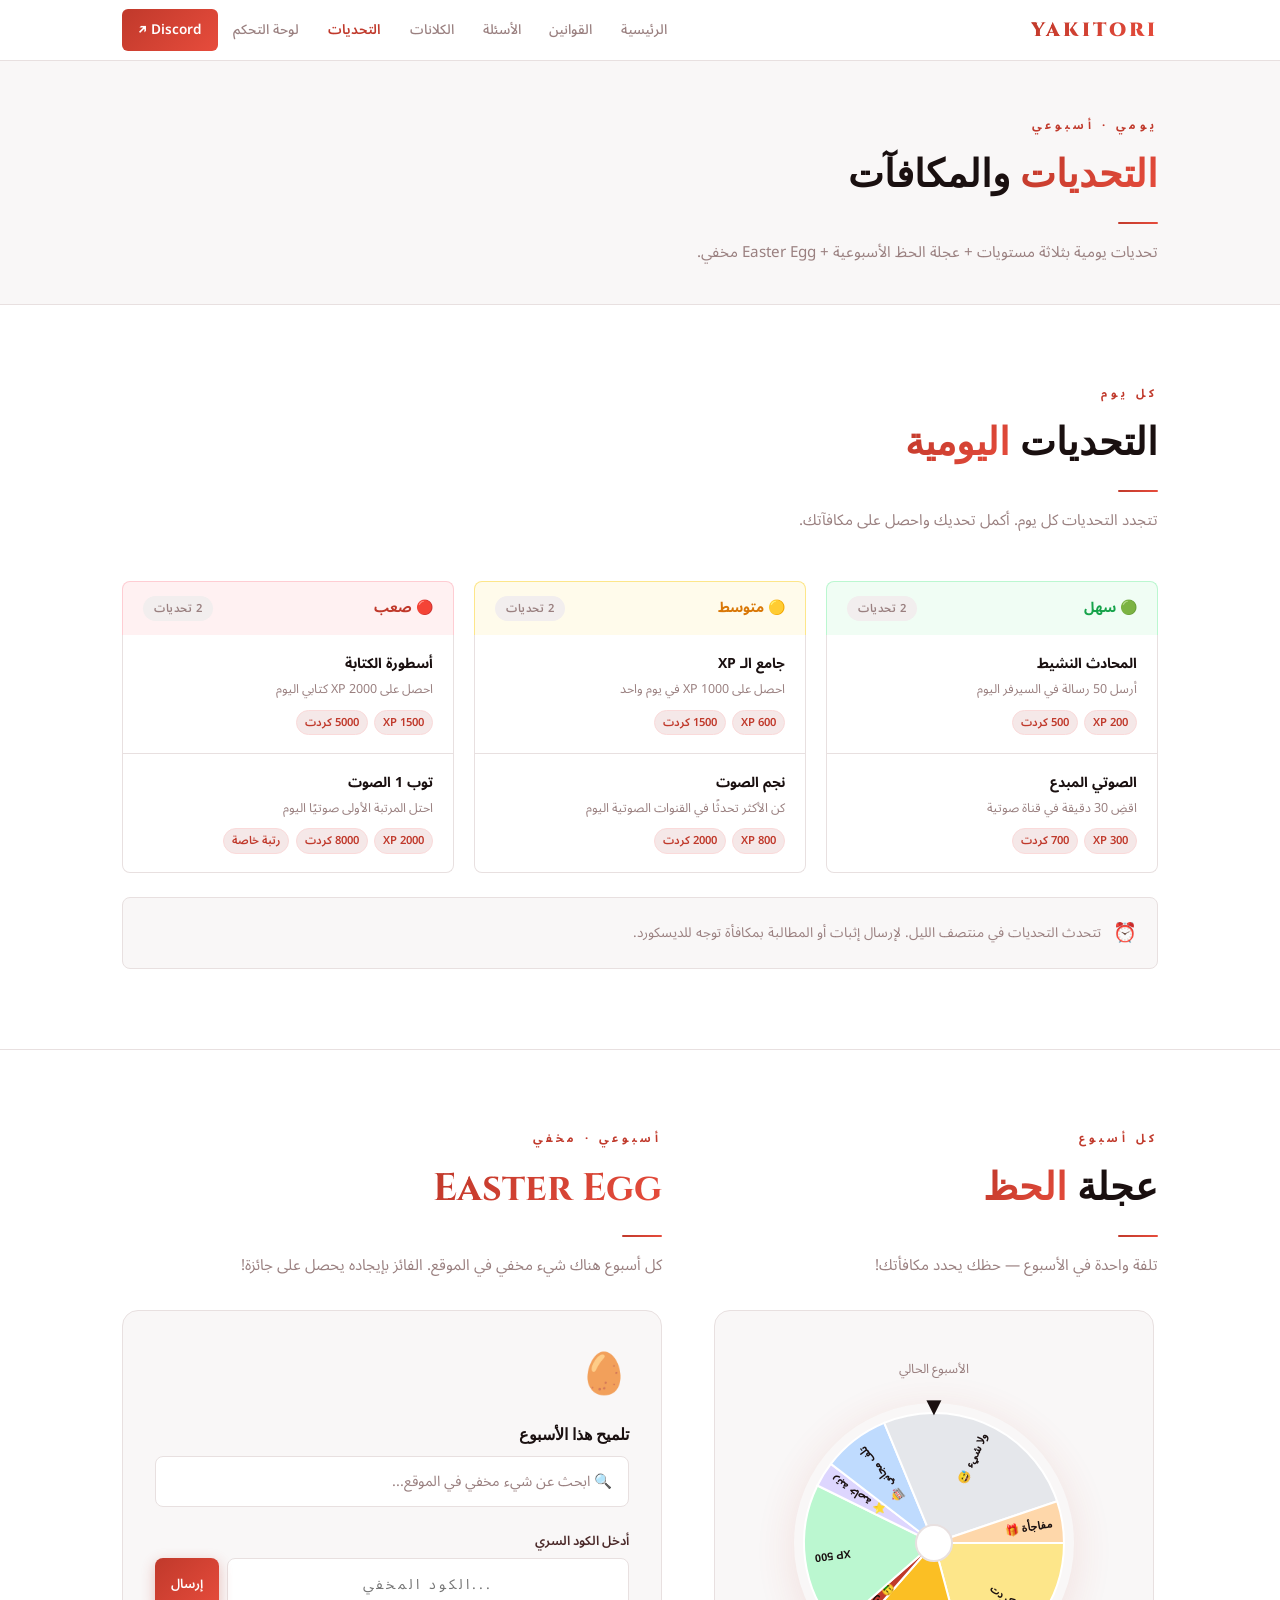
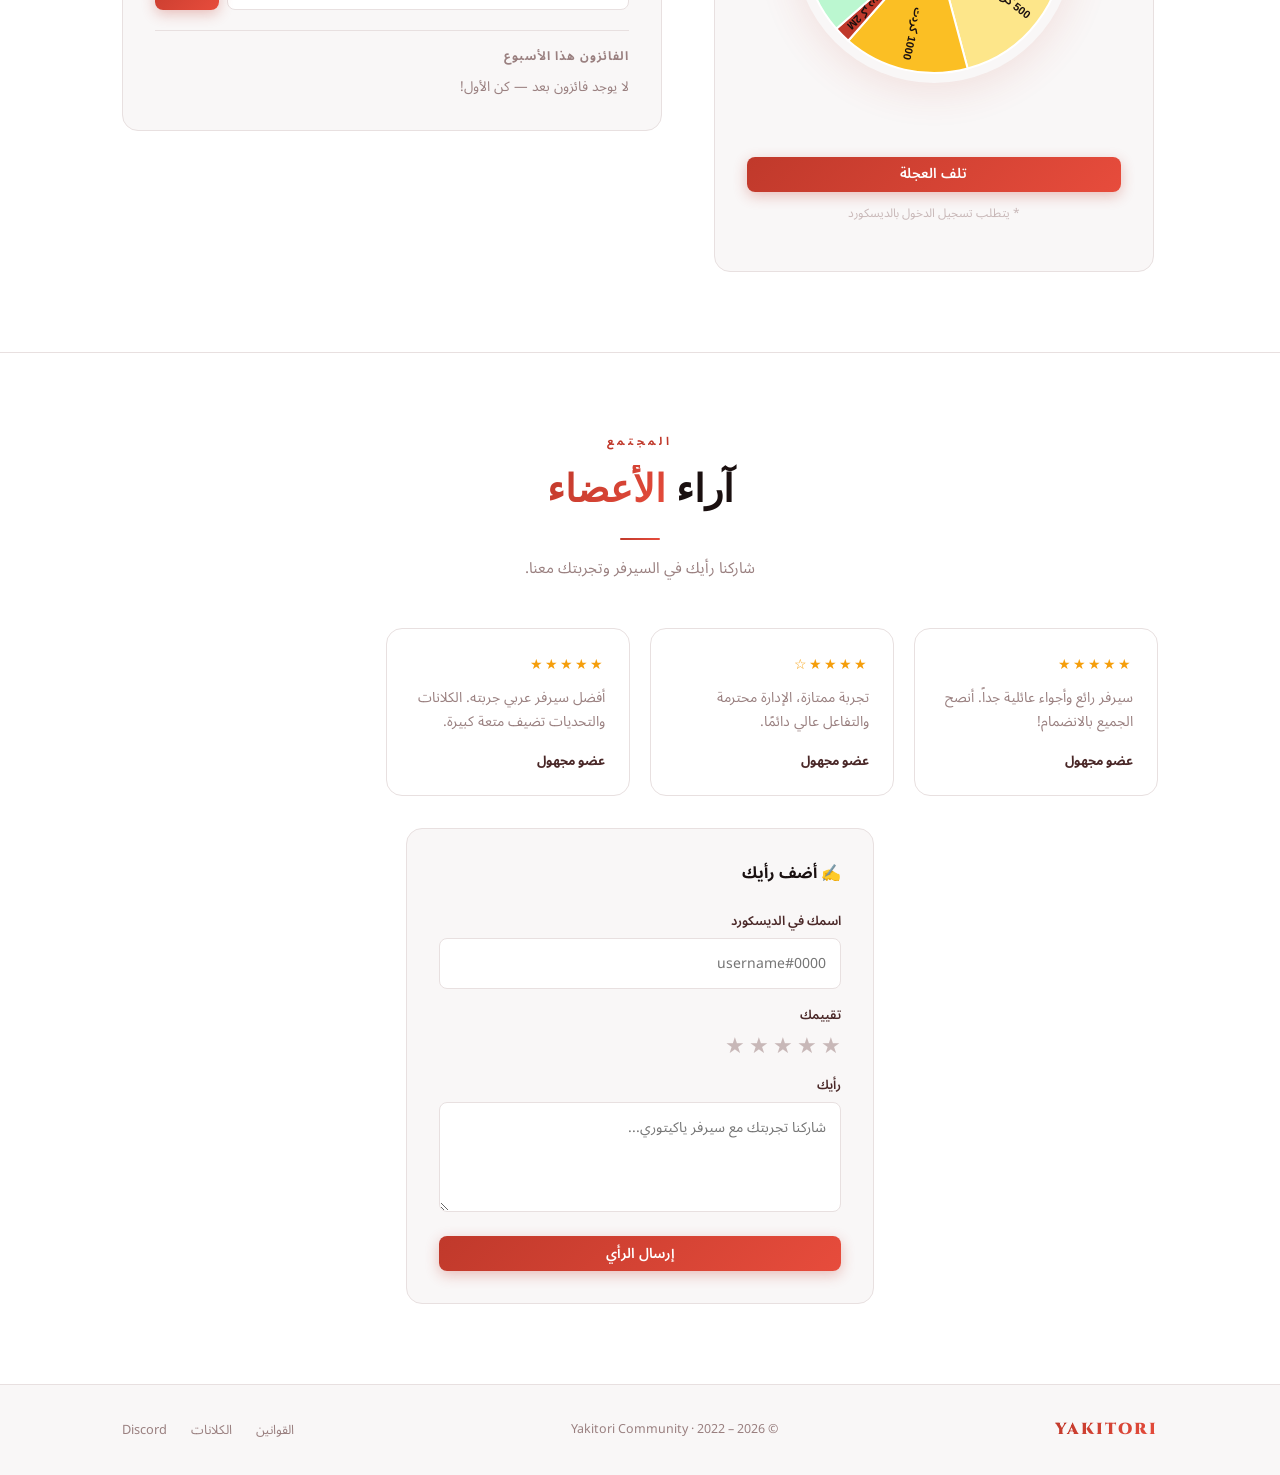
<file: challenges.html>
<!DOCTYPE html>
<html lang="ar" dir="rtl">
<head>
<meta charset="UTF-8">
<meta name="viewport" content="width=device-width,initial-scale=1">
<title>Yakitori — التحديات</title>
<link rel="stylesheet" href="styles.css">
</head>
<body>

<nav>
  <div class="nav-inner">
    <a href="index.html" class="nav-logo">YAKITORI</a>
    <ul class="nav-links">
      <li><a href="index.html">الرئيسية</a></li>
      <li><a href="index.html#rules">القوانين</a></li>
      <li><a href="index.html#faq">الأسئلة</a></li>
      <li><a href="clans.html">الكلانات</a></li>
      <li><a href="challenges.html" class="active">التحديات</a></li>
      <li><a href="dashboard.html">لوحة التحكم</a></li>
      <li><a href="#" class="nav-discord">Discord ↗</a></li>
    </ul>
    <button class="nav-menu-btn" onclick="toggleMobileNav()">☰</button>
  </div>
  <div class="nav-mobile" id="mobileNav">
    <a href="index.html">الرئيسية</a>
    <a href="clans.html">الكلانات</a>
    <a href="challenges.html" class="active">التحديات</a>
    <a href="dashboard.html">لوحة التحكم</a>
    <a href="#">Discord ↗</a>
  </div>
</nav>

<div style="padding:3.5rem 0 2.5rem;border-bottom:1px solid var(--border);background:var(--off)">
  <div class="page">
    <div class="sec-label">يومي · أسبوعي</div>
    <h1 class="sec-title"><span class="grad">التحديات</span> والمكافآت</h1>
    <div class="divider"></div>
    <p class="sec-sub">تحديات يومية بثلاثة مستويات + عجلة الحظ الأسبوعية + Easter Egg مخفي.</p>
  </div>
</div>

<!-- DAILY CHALLENGES -->
<section class="section">
  <div class="page">
    <div class="sec-header">
      <div class="sec-label">كل يوم</div>
      <h2 class="sec-title">التحديات <span class="grad">اليومية</span></h2>
      <div class="divider"></div>
      <p class="sec-sub">تتجدد التحديات كل يوم. أكمل تحديك واحصل على مكافآتك.</p>
    </div>

    <div id="challengesGrid" class="challenges-grid">
      <!-- Rendered by JS -->
    </div>

    <div style="margin-top:1.5rem;padding:1.25rem;background:var(--off);border:1px solid var(--border);border-radius:var(--radius);font-size:.85rem;color:var(--muted);display:flex;align-items:center;gap:.75rem">
      <span style="font-size:1.2rem">⏰</span>
      <span>تتحدث التحديات في منتصف الليل. لإرسال إثبات أو المطالبة بمكافأة توجه للديسكورد.</span>
    </div>
  </div>
</section>

<hr class="sep" style="margin:0">

<!-- SPIN WHEEL + EASTER EGG side by side -->
<section class="section">
  <div class="page">
    <div style="display:grid;grid-template-columns:1fr 1fr;gap:3rem;align-items:start">

      <!-- WHEEL -->
      <div>
        <div class="sec-label">كل أسبوع</div>
        <h2 class="sec-title" style="margin-bottom:.5rem">عجلة <span class="grad">الحظ</span></h2>
        <div class="divider"></div>
        <p class="sec-sub" style="margin-bottom:2rem">تلفة واحدة في الأسبوع — حظك يحدد مكافأتك!</p>

        <div class="wheel-wrap">
          <p style="font-size:.8rem;color:var(--muted);margin-bottom:.5rem">الأسبوع الحالي</p>
          <div class="wheel-canvas-wrap">
            <div class="wheel-needle">▼</div>
            <canvas id="wheelCanvas" width="280" height="280"></canvas>
          </div>
          <div class="wheel-result" id="wheelResult"></div>
          <div class="wheel-next" id="wheelNext"></div>
          <button class="btn btn-primary" style="margin-top:1.25rem;width:100%;justify-content:center" onclick="spinWheel()" id="spinBtn">
            تلف العجلة
          </button>
          <p style="font-size:.75rem;color:var(--muted2);margin-top:.75rem">* يتطلب تسجيل الدخول بالديسكورد</p>
        </div>
      </div>

      <!-- EASTER EGG -->
      <div>
        <div class="sec-label">أسبوعي · مخفي</div>
        <h2 class="sec-title" style="margin-bottom:.5rem"><span class="grad">Easter Egg</span></h2>
        <div class="divider"></div>
        <p class="sec-sub" style="margin-bottom:2rem">كل أسبوع هناك شيء مخفي في الموقع. الفائز بإيجاده يحصل على جائزة!</p>

        <div style="background:var(--off);border:1px solid var(--border);border-radius:var(--radius-lg);padding:2rem">
          <div style="font-size:2.5rem;margin-bottom:1rem">🥚</div>
          <h3 style="font-family:'Cinzel',serif;font-size:1rem;font-weight:700;margin-bottom:.5rem">تلميح هذا الأسبوع</h3>
          <div id="eggHint" style="font-size:.9rem;color:var(--muted);line-height:1.75;margin-bottom:1.5rem;padding:.75rem 1rem;background:white;border:1px solid var(--border);border-radius:var(--radius)">
            🔍 ابحث عن شيء مخفي في الموقع...
          </div>

          <div style="margin-bottom:1.25rem">
            <label style="display:block;font-size:.8rem;font-weight:600;color:var(--text2);margin-bottom:.4rem">أدخل الكود السري</label>
            <div style="display:flex;gap:.5rem">
              <input type="text" id="eggInput" placeholder="الكود المخفي..." style="flex:1;padding:.65rem .9rem;border:1px solid var(--border);border-radius:var(--radius);font-family:inherit;font-size:.875rem;outline:none;transition:border-color .2s;direction:ltr;text-align:center;letter-spacing:3px" onfocus="this.style.borderColor='var(--red)'" onblur="this.style.borderColor='var(--border)'">
              <button class="btn btn-primary btn-sm" onclick="submitEgg()">إرسال</button>
            </div>
          </div>

          <div style="border-top:1px solid var(--border);padding-top:1rem">
            <div style="font-size:.75rem;font-weight:700;letter-spacing:1px;text-transform:uppercase;color:var(--muted);margin-bottom:.6rem">الفائزون هذا الأسبوع</div>
            <div id="eggWinners" style="font-size:.85rem;color:var(--muted)">لا يوجد فائزون بعد — كن الأول!</div>
          </div>
        </div>
      </div>
    </div>
  </div>
</section>

<hr class="sep" style="margin:0">

<!-- REVIEWS -->
<section class="section" id="reviews">
  <div class="page">
    <div class="sec-header center">
      <div class="sec-label">المجتمع</div>
      <h2 class="sec-title">آراء <span class="grad">الأعضاء</span></h2>
      <div class="divider center"></div>
      <p class="sec-sub">شاركنا رأيك في السيرفر وتجربتك معنا.</p>
    </div>

    <div class="reviews-grid" id="reviewsGrid">
      <!-- loaded from Supabase -->
    </div>

    <!-- Add Review Form -->
    <div style="display:flex;justify-content:center;margin-top:1rem">
      <div class="review-form">
        <h3>✍️ أضف رأيك</h3>
        <div class="form-group">
          <label>اسمك في الديسكورد</label>
          <input type="text" id="reviewName" placeholder="username#0000" style="width:100%;padding:.65rem .9rem;border:1px solid var(--border);border-radius:var(--radius);font-family:inherit;font-size:.875rem;outline:none;transition:border-color .2s;direction:rtl" onfocus="this.style.borderColor='var(--red)'" onblur="this.style.borderColor='var(--border)'">
        </div>
        <div class="form-group">
          <label>تقييمك</label>
          <div class="stars-input" id="starsInput">
            <button class="star-btn" onclick="setRating(1)">★</button>
            <button class="star-btn" onclick="setRating(2)">★</button>
            <button class="star-btn" onclick="setRating(3)">★</button>
            <button class="star-btn" onclick="setRating(4)">★</button>
            <button class="star-btn" onclick="setRating(5)">★</button>
          </div>
        </div>
        <div class="form-group">
          <label>رأيك</label>
          <textarea id="reviewText" rows="3" placeholder="شاركنا تجربتك مع سيرفر ياكيتوري..."></textarea>
        </div>
        <button class="btn btn-primary" style="width:100%;justify-content:center" onclick="submitReview()">إرسال الرأي</button>
      </div>
    </div>
  </div>
</section>

<footer>
  <div class="footer-inner">
    <div class="footer-logo">YAKITORI</div>
    <div class="footer-copy">© Yakitori Community · 2022 – 2026</div>
    <div class="footer-links">
      <a href="index.html#rules">القوانين</a>
      <a href="clans.html">الكلانات</a>
      <a href="#">Discord</a>
    </div>
  </div>
</footer>

<div class="toast" id="toast"></div>

<script>
// ─── SUPABASE CONFIG (replace with your keys) ───
const SUPABASE_URL = 'https://YOUR_PROJECT.supabase.co';
const SUPABASE_KEY = 'YOUR_ANON_KEY';

function toggleMobileNav(){
  document.getElementById('mobileNav').classList.toggle('open');
}
function showToast(msg,ok=true){
  const t=document.getElementById('toast');
  t.textContent=msg;
  t.style.background=ok?'var(--text)':'var(--red)';
  t.classList.add('show');
  setTimeout(()=>t.classList.remove('show'),3000);
}

// ─── CHALLENGES ───
const CHALLENGES = {
  easy: [
    {title:'المحادث النشيط', desc:'أرسل 50 رسالة في السيرفر اليوم', rewards:['200 XP','500 كردت']},
    {title:'الصوتي المبدع', desc:'اقضِ 30 دقيقة في قناة صوتية', rewards:['300 XP','700 كردت']},
  ],
  medium: [
    {title:'جامع الـ XP', desc:'احصل على 1000 XP في يوم واحد', rewards:['600 XP','1500 كردت']},
    {title:'نجم الصوت', desc:'كن الأكثر تحدثًا في القنوات الصوتية اليوم', rewards:['800 XP','2000 كردت']},
  ],
  hard: [
    {title:'أسطورة الكتابة', desc:'احصل على 2000 XP كتابي اليوم', rewards:['1500 XP','5000 كردت']},
    {title:'توب 1 الصوت', desc:'احتل المرتبة الأولى صوتيًا اليوم', rewards:['2000 XP','8000 كردت','رتبة خاصة']},
  ]
};

function renderChallenges(){
  const grid = document.getElementById('challengesGrid');
  const levels = [
    {key:'easy', label:'سهل', cls:'easy', icon:'🟢'},
    {key:'medium', label:'متوسط', cls:'medium', icon:'🟡'},
    {key:'hard', label:'صعب', cls:'hard', icon:'🔴'},
  ];
  grid.innerHTML = levels.map(lv => `
    <div>
      <div class="challenge-col-header ${lv.cls}">
        <span class="col-label ${lv.cls}">${lv.icon} ${lv.label}</span>
        <span class="badge badge-gray" style="font-size:.7rem">${CHALLENGES[lv.key].length} تحديات</span>
      </div>
      <div class="challenge-cards">
        ${CHALLENGES[lv.key].map(c=>`
          <div class="challenge-card">
            <div class="ch-title">${c.title}</div>
            <div class="ch-desc">${c.desc}</div>
            <div class="ch-rewards">${c.rewards.map(r=>`<span class="ch-reward">${r}</span>`).join('')}</div>
          </div>
        `).join('')}
      </div>
    </div>
  `).join('');
}
renderChallenges();

// ─── WHEEL ───
const PRIZES = [
  {label:'500 كردت',    color:'#fde68a', weight:20},
  {label:'1000 كردت',   color:'#fbbf24', weight:15},
  {label:'2M كردت 🤑',  color:'#c0392b', weight:2},
  {label:'500 XP',      color:'#bbf7d0', weight:18},
  {label:'رتبة خاصة ⭐',color:'#ddd6fe', weight:3},
  {label:'تلف مجاني 🎰', color:'#bfdbfe', weight:8},
  {label:'ولا شيء 😅',  color:'#e5e7eb', weight:25},
  {label:'مفاجأة 🎁',   color:'#fed7aa', weight:5},
];

const canvas = document.getElementById('wheelCanvas');
const ctx = canvas.getContext('2d');
let spinning = false;
let currentAngle = 0;

function drawWheel(rotation=0){
  const cx=140, cy=140, r=130;
  const total = PRIZES.reduce((s,p)=>s+p.weight,0);
  let start = rotation;
  ctx.clearRect(0,0,280,280);
  PRIZES.forEach((p,i)=>{
    const slice = (p.weight/total)*Math.PI*2;
    ctx.beginPath();
    ctx.moveTo(cx,cy);
    ctx.arc(cx,cy,r,start,start+slice);
    ctx.closePath();
    ctx.fillStyle = p.color;
    ctx.fill();
    ctx.strokeStyle='white';
    ctx.lineWidth=2;
    ctx.stroke();
    ctx.save();
    ctx.translate(cx,cy);
    ctx.rotate(start+slice/2);
    ctx.textAlign='right';
    ctx.fillStyle='#1a1010';
    ctx.font='bold 11px Noto Sans Arabic, sans-serif';
    ctx.fillText(p.label, r-10, 4);
    ctx.restore();
    start+=slice;
  });
  // center circle
  ctx.beginPath();
  ctx.arc(cx,cy,18,0,Math.PI*2);
  ctx.fillStyle='white';
  ctx.fill();
  ctx.strokeStyle='#e8e0e0';
  ctx.lineWidth=2;
  ctx.stroke();
}
drawWheel();

function getWeightedPrize(){
  const total = PRIZES.reduce((s,p)=>s+p.weight,0);
  let r=Math.random()*total;
  for(const p of PRIZES){ r-=p.weight; if(r<=0) return p; }
  return PRIZES[PRIZES.length-1];
}

function spinWheel(){
  if(spinning) return;
  // Check if already spun this week (localStorage as demo — real check via Supabase)
  const key = `spin_${getWeekYear()}`;
  if(localStorage.getItem(key)){
    const next = getNextMonday();
    document.getElementById('wheelNext').textContent = `التلفة القادمة: ${next}`;
    showToast('لقد استخدمت تلفتك هذا الأسبوع!', false);
    return;
  }
  spinning=true;
  document.getElementById('spinBtn').disabled=true;
  document.getElementById('wheelResult').textContent='';

  const prize = getWeightedPrize();
  const total = PRIZES.reduce((s,p)=>s+p.weight,0);
  let targetAngle=0, cumulative=0;
  for(const p of PRIZES){
    const slice=(p.weight/total)*Math.PI*2;
    if(p===prize){ targetAngle=cumulative+slice/2; break; }
    cumulative+=slice;
  }

  const spins = Math.PI*2*5;
  const finalAngle = spins - targetAngle + Math.PI*1.5;
  const duration = 4000;
  const start = performance.now();
  const startAngle = currentAngle;

  function animate(now){
    const elapsed=now-start;
    const t=Math.min(elapsed/duration,1);
    const ease=1-Math.pow(1-t,4);
    currentAngle=startAngle+finalAngle*ease;
    drawWheel(currentAngle);
    if(t<1){ requestAnimationFrame(animate); return; }
    spinning=false;
    document.getElementById('wheelResult').textContent='🎉 ' + prize.label;
    document.getElementById('spinBtn').disabled=false;
    localStorage.setItem(key,'1');
    const next=getNextMonday();
    document.getElementById('wheelNext').textContent=`التلفة القادمة: ${next}`;
    showToast('مبروك! حصلت على: ' + prize.label);
    // TODO: record in Supabase
  }
  requestAnimationFrame(animate);
}

function getWeekYear(){
  const d=new Date();
  const jan1=new Date(d.getFullYear(),0,1);
  const week=Math.ceil((((d-jan1)/86400000)+jan1.getDay()+1)/7);
  return `${d.getFullYear()}_w${week}`;
}
function getNextMonday(){
  const d=new Date();
  const day=d.getDay();
  const diff=(8-day)%7||7;
  const next=new Date(d.getTime()+diff*86400000);
  return next.toLocaleDateString('ar-SA',{weekday:'long',month:'long',day:'numeric'});
}

// Check if already spun
(function(){
  const key=`spin_${getWeekYear()}`;
  if(localStorage.getItem(key)){
    document.getElementById('spinBtn').disabled=true;
    document.getElementById('spinBtn').textContent='تم التلف هذا الأسبوع';
    document.getElementById('wheelNext').textContent=`التلفة القادمة: ${getNextMonday()}`;
  }
})();

// ─── EASTER EGG ───
function submitEgg(){
  const code = document.getElementById('eggInput').value.trim().toUpperCase();
  if(!code){ showToast('أدخل الكود أولاً',false); return; }
  // TODO: validate against Supabase easter_eggs table
  // For now, demo check
  if(code==='YAKI2026'){
    showToast('🎉 مبروك! وجدت البيضة!');
    document.getElementById('eggInput').value='';
    document.getElementById('eggWinners').innerHTML='<span style="color:var(--red);font-weight:600">أنت! 🎉</span>';
  } else {
    showToast('كود خاطئ — حاول مجددًا',false);
  }
}

// ─── REVIEWS ───
let selectedRating = 0;
const sampleReviews = [
  {rating:5, text:'سيرفر رائع وأجواء عائلية جداً. أنصح الجميع بالانضمام!', author:'عضو مجهول'},
  {rating:4, text:'تجربة ممتازة، الإدارة محترمة والتفاعل عالي دائمًا.', author:'عضو مجهول'},
  {rating:5, text:'أفضل سيرفر عربي جربته. الكلانات والتحديات تضيف متعة كبيرة.', author:'عضو مجهول'},
];

function renderReviews(reviews){
  const grid = document.getElementById('reviewsGrid');
  grid.innerHTML = reviews.map(r=>`
    <div class="review-card">
      <div class="review-stars">${'★'.repeat(r.rating)}${'☆'.repeat(5-r.rating)}</div>
      <p class="review-text">${r.text}</p>
      <div class="review-author">${r.author}</div>
    </div>
  `).join('');
}
renderReviews(sampleReviews);
// TODO: load from Supabase:
// fetch(`${SUPABASE_URL}/rest/v1/reviews?is_deleted=eq.false&is_approved=eq.true&order=created_at.desc`,
//   {headers:{'apikey':SUPABASE_KEY}}).then(r=>r.json()).then(renderReviews)

function setRating(n){
  selectedRating=n;
  document.querySelectorAll('.star-btn').forEach((b,i)=>{
    b.classList.toggle('active',i<n);
  });
}

function submitReview(){
  const name=document.getElementById('reviewName').value.trim();
  const text=document.getElementById('reviewText').value.trim();
  if(!name||!text||!selectedRating){ showToast('يرجى ملء جميع الحقول',false); return; }
  if(text.length<10){ showToast('الرأي قصير جداً',false); return; }
  // TODO: insert into Supabase reviews table
  showToast('شكرًا! تم إرسال رأيك وسيظهر بعد المراجعة.');
  document.getElementById('reviewName').value='';
  document.getElementById('reviewText').value='';
  setRating(0);
}
</script>
</body>
</html>
</file>
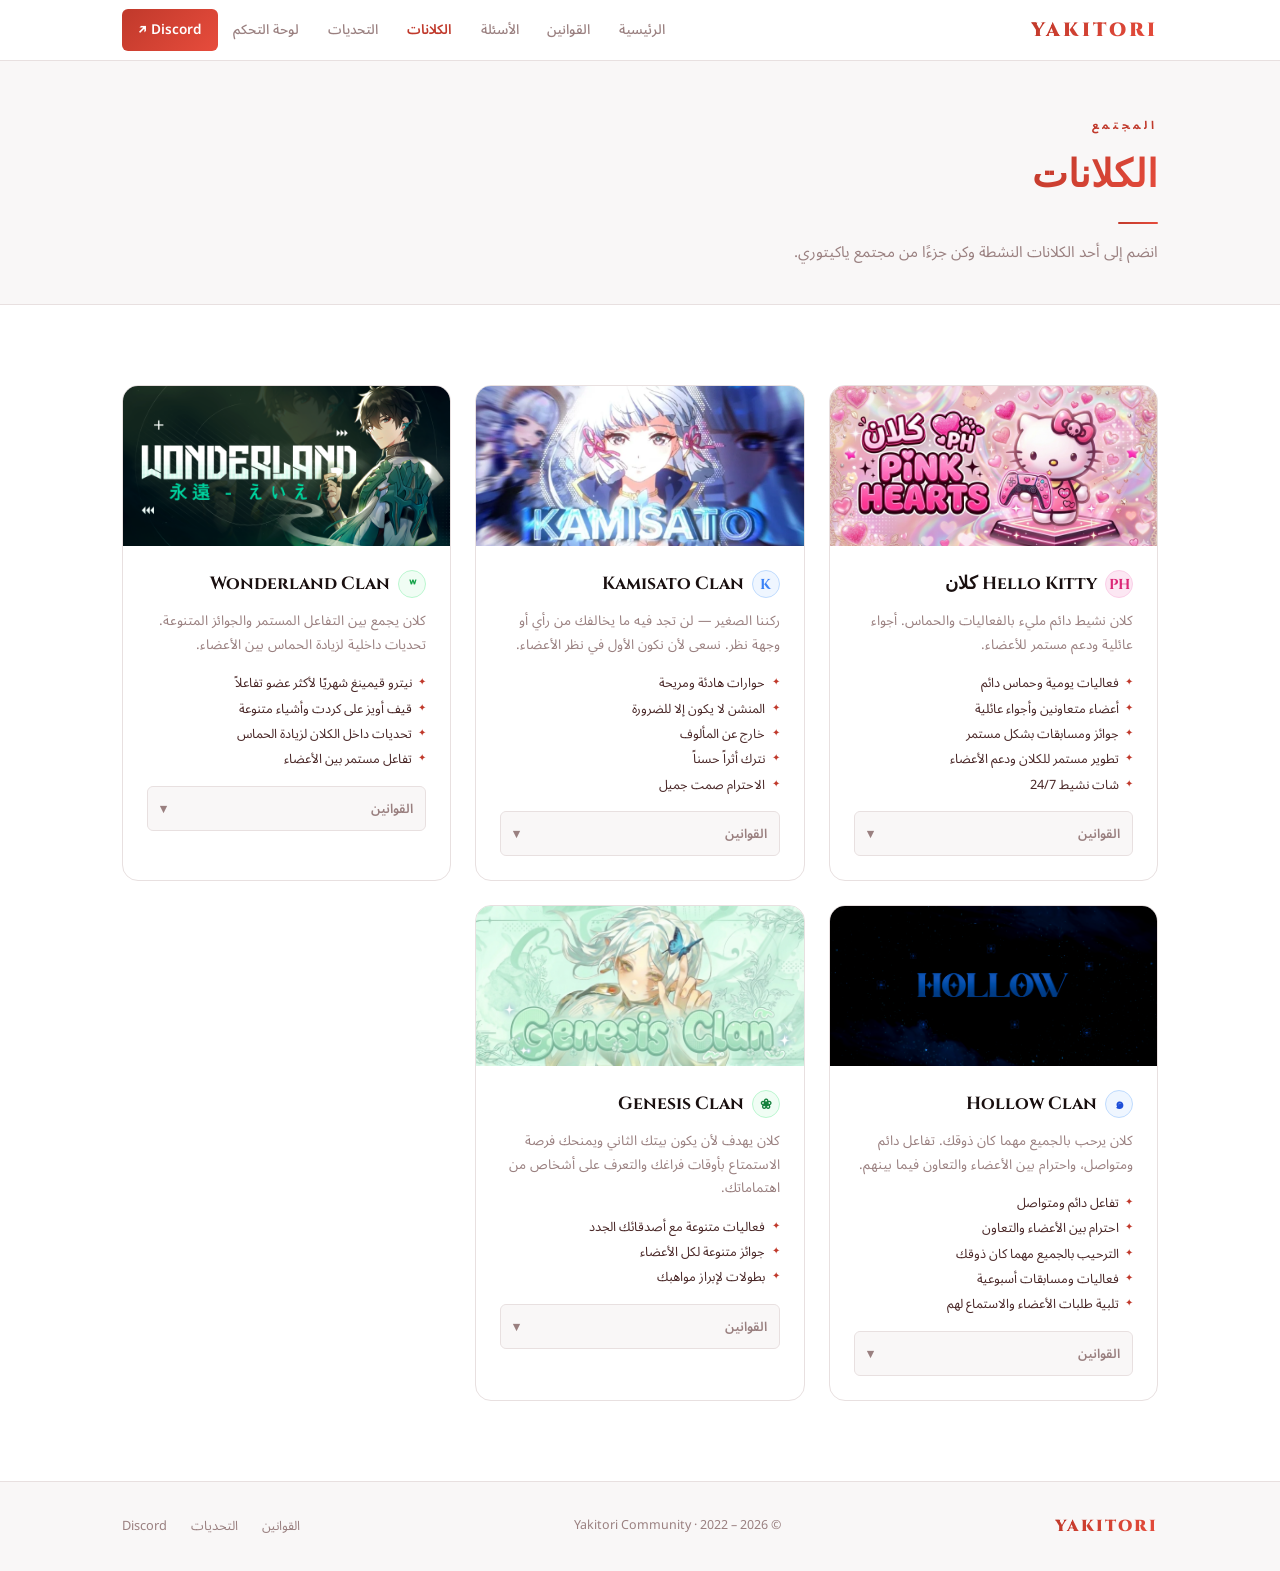
<file: clans.html>
<!DOCTYPE html>
<html lang="ar" dir="rtl">
<head>
<meta charset="UTF-8">
<meta name="viewport" content="width=device-width,initial-scale=1">
<title>Yakitori — الكلانات</title>
<link rel="stylesheet" href="styles.css">
</head>
<body>

<nav>
  <div class="nav-inner">
    <a href="index.html" class="nav-logo">YAKITORI</a>
    <ul class="nav-links">
      <li><a href="index.html">الرئيسية</a></li>
      <li><a href="index.html#rules">القوانين</a></li>
      <li><a href="index.html#faq">الأسئلة</a></li>
      <li><a href="clans.html" class="active">الكلانات</a></li>
      <li><a href="challenges.html">التحديات</a></li>
      <li><a href="dashboard.html">لوحة التحكم</a></li>
      <li><a href="#" class="nav-discord">Discord ↗</a></li>
    </ul>
    <button class="nav-menu-btn" onclick="toggleMobileNav()">☰</button>
  </div>
  <div class="nav-mobile" id="mobileNav">
    <a href="index.html">الرئيسية</a>
    <a href="index.html#rules">القوانين</a>
    <a href="clans.html" class="active">الكلانات</a>
    <a href="challenges.html">التحديات</a>
    <a href="dashboard.html">لوحة التحكم</a>
    <a href="#">Discord ↗</a>
  </div>
</nav>

<!-- PAGE HEADER -->
<div style="padding:3.5rem 0 2.5rem;border-bottom:1px solid var(--border);background:var(--off)">
  <div class="page">
    <div class="sec-label">المجتمع</div>
    <h1 class="sec-title"><span class="grad">الكلانات</span></h1>
    <div class="divider"></div>
    <p class="sec-sub">انضم إلى أحد الكلانات النشطة وكن جزءًا من مجتمع ياكيتوري.</p>
  </div>
</div>

<!-- CLANS GRID -->
<section class="section">
  <div class="page">
    <div class="clans-grid">

      <!-- Hello Kitty / PH -->
      <div class="clan-card">
      <img class="clan-banner" src="assets/img/hellokitty.webp" alt="PH Pink Hearts" onerror="this.style.display='none'">       
        <div class="clan-body">
          <div class="clan-name">
            <div class="clan-symbol" style="background:#fce7f3;color:#db2777;border-color:#fbcfe8">PH</div>
            Hello Kitty كلان
          </div>
          <p class="clan-desc">كلان نشيط دائم مليء بالفعاليات والحماس. أجواء عائلية ودعم مستمر للأعضاء.</p>
          <ul class="clan-features">
            <li>فعاليات يومية وحماس دائم</li>
            <li>أعضاء متعاونين وأجواء عائلية</li>
            <li>جوائز ومسابقات بشكل مستمر</li>
            <li>تطوير مستمر للكلان ودعم الأعضاء</li>
            <li>شات نشيط 24/7</li>
          </ul>
          <button class="clan-rules-toggle" onclick="toggleRules(this)">
            القوانين <span>▾</span>
          </button>
          <div class="clan-rules-body">
            <ul class="clan-rules-list">
              <li>احترام جميع الأعضاء وهدم التقليل من أحد</li>
              <li>الالتزام بتعليمات الإدارة</li>
              <li>عدم إثارة المشاكل أو الدراما</li>
              <li>التفاعل المستمر وعدم السحب الطويل</li>
              <li>وضع شعار الكلان (إجباري)</li>
            </ul>
          </div>
        </div>
      </div>

      <!-- Kamisato -->
      <div class="clan-card">
      <img class="clan-banner" src="assets/img/kamisato.webp" alt="Kamisato Clan" onerror="this.style.display='none'">   
        <div class="clan-body">
          <div class="clan-name">
            <div class="clan-symbol" style="background:#eff6ff;color:#3b82f6;border-color:#bfdbfe">K</div>
            Kamisato Clan
          </div>
          <p class="clan-desc">ركننا الصغير — لن تجد فيه ما يخالفك من رأي أو وجهة نظر. نسعى لأن نكون الأول في نظر الأعضاء.</p>
          <ul class="clan-features">
            <li>حوارات هادئة ومريحة</li>
            <li>المنشن لا يكون إلا للضرورة</li>
            <li>خارج عن المألوف</li>
            <li>نترك أثراً حسناً</li>
            <li>الاحترام صمت جميل</li>
          </ul>
          <button class="clan-rules-toggle" onclick="toggleRules(this)">
            القوانين <span>▾</span>
          </button>
          <div class="clan-rules-body">
            <ul class="clan-rules-list">
              <li>يمنع التنابز بالألقاب أو الألفاظ النابية</li>
              <li>احترام خصوصية الأعضاء</li>
              <li>يمنع ذكر أو ترويج لسيرفر آخر في الكلان</li>
              <li>يرجى احترام بقية أعضاء الكلانات المجاورة</li>
              <li>الإساءة للكلانات الأخرى بسبب الخسارة يعرضك للطرد مباشرة</li>
              <li>يمنع تجاوز الحدود الشرعية بين الجنسين في الحديث</li>
            </ul>
          </div>
        </div>
      </div>

      <!-- Wonderland -->
      <div class="clan-card">
        <img class="clan-banner" src="assets/img/wonderland.webp" alt="Wonderland Clan" onerror="this.style.display='none'">
        <div class="clan-body">
          <div class="clan-name">
            <div class="clan-symbol" style="background:#f0fdf4;color:#16a34a;border-color:#bbf7d0">ʷ</div>
            Wonderland Clan
          </div>
          <p class="clan-desc">كلان يجمع بين التفاعل المستمر والجوائز المتنوعة. تحديات داخلية لزيادة الحماس بين الأعضاء.</p>
          <ul class="clan-features">
            <li>نيترو قيمينغ شهريًا لأكثر عضو تفاعلاً</li>
            <li>قيف أويز على كردت وأشياء متنوعة</li>
            <li>تحديات داخل الكلان لزيادة الحماس</li>
            <li>تفاعل مستمر بين الأعضاء</li>
          </ul>
          <button class="clan-rules-toggle" onclick="toggleRules(this)">
            القوانين <span>▾</span>
          </button>
          <div class="clan-rules-body">
            <ul class="clan-rules-list">
              <li>التفاعل والمشاركة مع الكلان</li>
              <li>احترام جميع الأعضاء والالتزام بقوانين السيرفر</li>
              <li>وضع شعار الكلان: ʷ</li>
            </ul>
          </div>
        </div>
      </div>

      <!-- Hollow -->
      <div class="clan-card">
        <img class="clan-banner" src="assets/img/hollow.webp" alt="Hollow Clan" onerror="this.style.display='none'">
        <div class="clan-body">
          <div class="clan-name">
            <div class="clan-symbol" style="background:#eff6ff;color:#1d4ed8;border-color:#bfdbfe">๑</div>
            Hollow Clan
          </div>
          <p class="clan-desc">كلان يرحب بالجميع مهما كان ذوقك. تفاعل دائم ومتواصل، واحترام بين الأعضاء والتعاون فيما بينهم.</p>
          <ul class="clan-features">
            <li>تفاعل دائم ومتواصل</li>
            <li>احترام بين الأعضاء والتعاون</li>
            <li>الترحيب بالجميع مهما كان ذوقك</li>
            <li>فعاليات ومسابقات أسبوعية</li>
            <li>تلبية طلبات الأعضاء والاستماع لهم</li>
          </ul>
          <button class="clan-rules-toggle" onclick="toggleRules(this)">
            القوانين <span>▾</span>
          </button>
          <div class="clan-rules-body">
            <ul class="clan-rules-list">
              <li>احترام الأعضاء وعدم التقليل من أحد</li>
              <li>الالتزام بتعليمات القائد والنائب</li>
              <li>عدم إثارة مشاكل داخل الكلان بين الأعضاء</li>
              <li>تفاعل جيد أسبوعيًا</li>
              <li>وضع شعار الكلان: ๑</li>
            </ul>
          </div>
        </div>
      </div>

      <!-- Genesis -->
      <div class="clan-card">
        <img class="clan-banner" src="assets/img/genesis.webp" alt="Genesis Clan" onerror="this.style.display='none'">
        <div class="clan-body">
          <div class="clan-name">
            <div class="clan-symbol" style="background:#f0fdf4;color:#15803d;border-color:#bbf7d0">❀</div>
            Genesis Clan
          </div>
          <p class="clan-desc">كلان يهدف لأن يكون بيتك الثاني ويمنحك فرصة الاستمتاع بأوقات فراغك والتعرف على أشخاص من اهتماماتك.</p>
          <ul class="clan-features">
            <li>فعاليات متنوعة مع أصدقائك الجدد</li>
            <li>جوائز متنوعة لكل الأعضاء</li>
            <li>بطولات لإبراز مواهبك</li>
          </ul>
          <button class="clan-rules-toggle" onclick="toggleRules(this)">
            القوانين <span>▾</span>
          </button>
          <div class="clan-rules-body">
            <ul class="clan-rules-list">
              <li>يمنع الإساءة أو التحدث بطريقة مهينة مع أي شخص أو على اهتماماته</li>
              <li>يمنع التلميح عن الأشياء المخلة</li>
              <li>يمنع السب والشتم</li>
            </ul>
          </div>
        </div>
      </div>

    </div>
  </div>
</section>

<footer>
  <div class="footer-inner">
    <div class="footer-logo">YAKITORI</div>
    <div class="footer-copy">© Yakitori Community · 2022 – 2026</div>
    <div class="footer-links">
      <a href="index.html#rules">القوانين</a>
      <a href="challenges.html">التحديات</a>
      <a href="#">Discord</a>
    </div>
  </div>
</footer>

<script>
function toggleMobileNav(){
  document.getElementById('mobileNav').classList.toggle('open');
}
function toggleRules(btn){
  const body = btn.nextElementSibling;
  body.classList.toggle('open');
  btn.querySelector('span').textContent = body.classList.contains('open') ? '▴' : '▾';
}
</script>
</body>
</html>
</file>
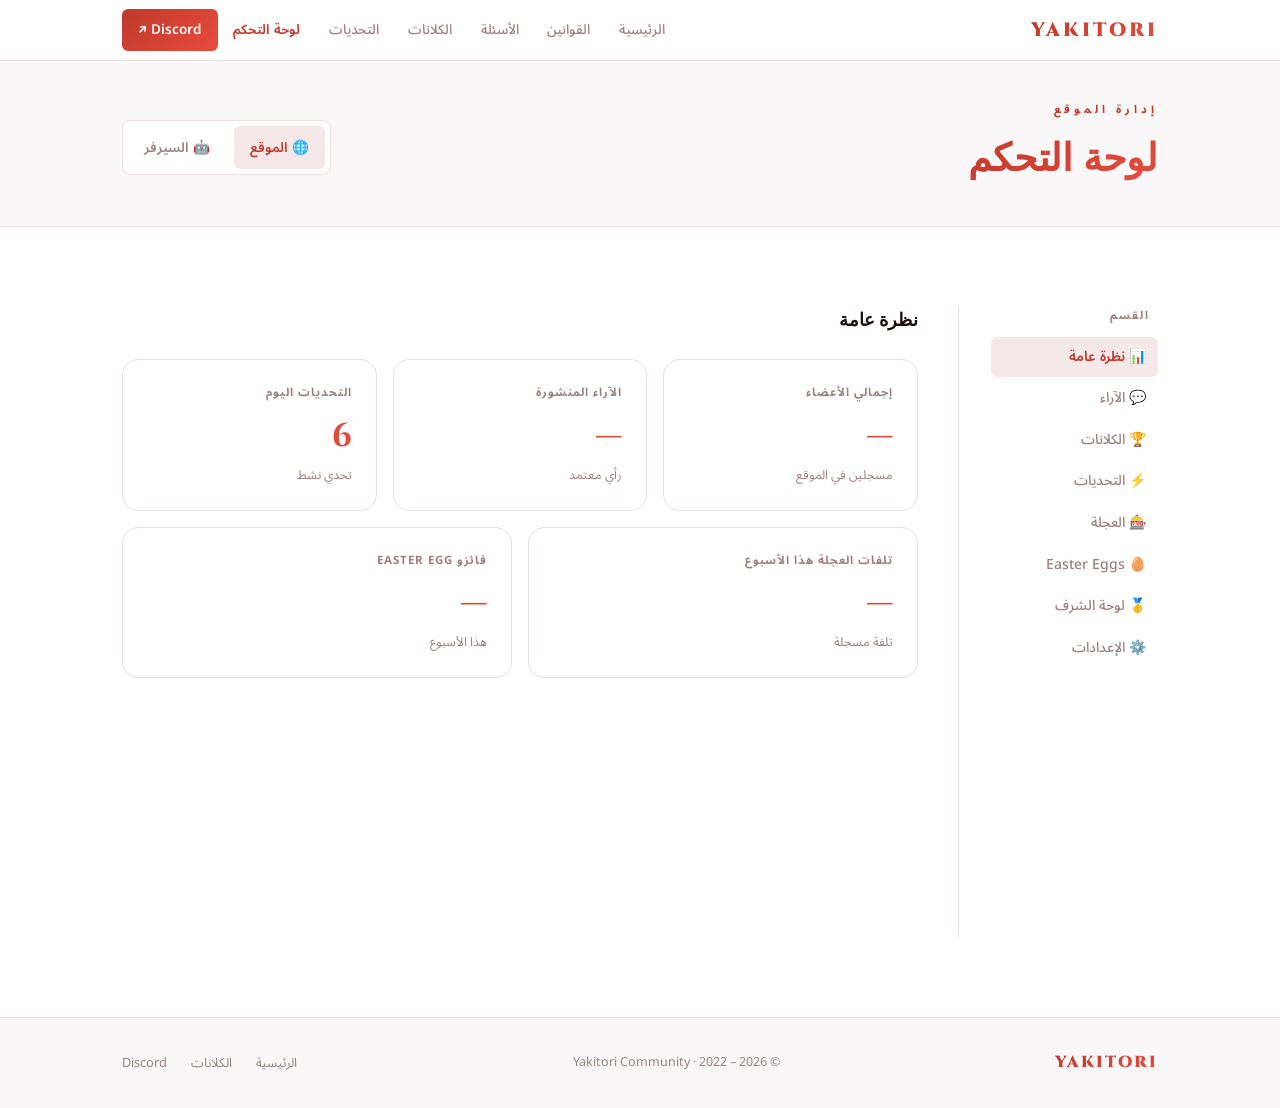
<file: dashboard.html>
<!DOCTYPE html>
<html lang="ar" dir="rtl">
<head>
<meta charset="UTF-8">
<meta name="viewport" content="width=device-width,initial-scale=1">
<title>Yakitori — لوحة التحكم</title>
<link rel="stylesheet" href="styles.css">
</head>
<body>

<nav>
  <div class="nav-inner">
    <a href="index.html" class="nav-logo">YAKITORI</a>
    <ul class="nav-links">
      <li><a href="index.html">الرئيسية</a></li>
      <li><a href="index.html#rules">القوانين</a></li>
      <li><a href="index.html#faq">الأسئلة</a></li>
      <li><a href="clans.html">الكلانات</a></li>
      <li><a href="challenges.html">التحديات</a></li>
      <li><a href="dashboard.html" class="active">لوحة التحكم</a></li>
      <li><a href="#" class="nav-discord">Discord ↗</a></li>
    </ul>
    <button class="nav-menu-btn" onclick="toggleMobileNav()">☰</button>
  </div>
  <div class="nav-mobile" id="mobileNav">
    <a href="index.html">الرئيسية</a>
    <a href="clans.html">الكلانات</a>
    <a href="challenges.html">التحديات</a>
    <a href="dashboard.html" class="active">لوحة التحكم</a>
    <a href="#">Discord ↗</a>
  </div>
</nav>

<div style="padding:2.5rem 0 2rem;border-bottom:1px solid var(--border);background:var(--off)">
  <div class="page">
    <div style="display:flex;align-items:center;justify-content:space-between;flex-wrap:wrap;gap:1rem">
      <div>
        <div class="sec-label">إدارة الموقع</div>
        <h1 class="sec-title" style="margin-bottom:.25rem"><span class="grad">لوحة التحكم</span></h1>
      </div>
      <!-- Dashboard Toggle -->
      <div style="display:flex;gap:.5rem;background:white;border:1px solid var(--border);border-radius:var(--radius);padding:.3rem">
        <button class="dash-mode-btn active" id="btnSite" onclick="switchDashboard('site')">🌐 الموقع</button>
        <button class="dash-mode-btn" id="btnBot" onclick="switchDashboard('bot')">🤖 السيرفر</button>
      </div>
    </div>
  </div>
</div>

<style>
.dash-mode-btn{background:none;border:none;cursor:pointer;padding:.45rem 1rem;border-radius:6px;font-size:.85rem;font-weight:600;color:var(--muted);font-family:inherit;transition:all .2s}
.dash-mode-btn.active{background:var(--red-dim);color:var(--red)}
</style>

<!-- SITE DASHBOARD -->
<div id="siteDash" style="display:block">
<section class="section">
<div class="page">
  <div class="dash-layout">

    <!-- SIDEBAR -->
    <div class="dash-sidebar">
      <div class="dash-sidebar-title">القسم</div>
      <ul class="dash-nav">
        <li><a href="#" class="active" onclick="showSection('overview',this)">📊 نظرة عامة</a></li>
        <li><a href="#" onclick="showSection('reviews',this)">💬 الآراء</a></li>
        <li><a href="#" onclick="showSection('clans',this)">🏆 الكلانات</a></li>
        <li><a href="#" onclick="showSection('challenges',this)">⚡ التحديات</a></li>
        <li><a href="#" onclick="showSection('wheel',this)">🎰 العجلة</a></li>
        <li><a href="#" onclick="showSection('eggs',this)">🥚 Easter Eggs</a></li>
        <li><a href="#" onclick="showSection('leaderboard',this)">🥇 لوحة الشرف</a></li>
        <li><a href="#" onclick="showSection('settings',this)">⚙️ الإعدادات</a></li>
      </ul>
    </div>

    <!-- CONTENT -->
    <div class="dash-content">

      <!-- OVERVIEW -->
      <div class="dash-section active" id="sec-overview">
        <h2 style="font-family:'Cinzel',serif;font-size:1.1rem;font-weight:700;margin-bottom:1.5rem">نظرة عامة</h2>
        <div class="dash-grid-3" style="margin-bottom:1rem">
          <div class="dash-card">
            <h4>إجمالي الأعضاء</h4>
            <div class="big-num" id="d-total">—</div>
            <div class="sub-text">مسجلين في الموقع</div>
          </div>
          <div class="dash-card">
            <h4>الآراء المنشورة</h4>
            <div class="big-num" id="d-reviews">—</div>
            <div class="sub-text">رأي معتمد</div>
          </div>
          <div class="dash-card">
            <h4>التحديات اليوم</h4>
            <div class="big-num" id="d-challenges">6</div>
            <div class="sub-text">تحدي نشط</div>
          </div>
        </div>
        <div class="dash-grid-2">
          <div class="dash-card">
            <h4>تلفات العجلة هذا الأسبوع</h4>
            <div class="big-num" id="d-spins">—</div>
            <div class="sub-text">تلفة مسجلة</div>
          </div>
          <div class="dash-card">
            <h4>فائزو Easter Egg</h4>
            <div class="big-num" id="d-eggs">—</div>
            <div class="sub-text">هذا الأسبوع</div>
          </div>
        </div>
      </div>

      <!-- REVIEWS -->
      <div class="dash-section" id="sec-reviews">
        <div style="display:flex;align-items:center;justify-content:space-between;margin-bottom:1.5rem;flex-wrap:wrap;gap:.75rem">
          <h2 style="font-family:'Cinzel',serif;font-size:1.1rem;font-weight:700">إدارة الآراء</h2>
          <div style="display:flex;gap:.5rem">
            <select style="padding:.4rem .75rem;border:1px solid var(--border);border-radius:var(--radius);font-family:inherit;font-size:.8rem;outline:none" onchange="filterReviews(this.value)">
              <option value="all">الكل</option>
              <option value="pending">قيد المراجعة</option>
              <option value="approved">معتمد</option>
            </select>
          </div>
        </div>
        <div class="dash-card">
          <table class="dash-table">
            <thead>
              <tr>
                <th>المستخدم</th>
                <th>التقييم</th>
                <th>الرأي</th>
                <th>التاريخ</th>
                <th>الحالة</th>
                <th>إجراء</th>
              </tr>
            </thead>
            <tbody id="reviewsTable">
              <tr><td colspan="6" style="text-align:center;color:var(--muted);padding:2rem">يتم تحميل الآراء...</td></tr>
            </tbody>
          </table>
        </div>
      </div>

      <!-- CLANS -->
      <div class="dash-section" id="sec-clans">
        <h2 style="font-family:'Cinzel',serif;font-size:1.1rem;font-weight:700;margin-bottom:1.5rem">إدارة الكلانات</h2>
        <div class="dash-grid-2" style="margin-bottom:1rem">
          <div class="dash-card">
            <h4>إجمالي الكلانات</h4>
            <div class="big-num">5</div>
          </div>
          <div class="dash-card">
            <h4>إجمالي الأعضاء في الكلانات</h4>
            <div class="big-num" id="d-clan-members">—</div>
          </div>
        </div>
        <div class="dash-card">
          <table class="dash-table">
            <thead>
              <tr><th>الكلان</th><th>الرمز</th><th>عدد الأعضاء</th><th>الحالة</th></tr>
            </thead>
            <tbody>
              <tr><td>Pink Hearts</td><td>PH</td><td>—</td><td><span class="badge badge-red">نشط</span></td></tr>
              <tr><td>Kamisato</td><td>K</td><td>—</td><td><span class="badge badge-red">نشط</span></td></tr>
              <tr><td>Wonderland</td><td>ʷ</td><td>—</td><td><span class="badge badge-red">نشط</span></td></tr>
              <tr><td>Hollow</td><td>๑</td><td>—</td><td><span class="badge badge-red">نشط</span></td></tr>
              <tr><td>Genesis</td><td>❀</td><td>—</td><td><span class="badge badge-red">نشط</span></td></tr>
            </tbody>
          </table>
        </div>
      </div>

      <!-- CHALLENGES -->
      <div class="dash-section" id="sec-challenges">
        <div style="display:flex;align-items:center;justify-content:space-between;margin-bottom:1.5rem;flex-wrap:wrap;gap:.75rem">
          <h2 style="font-family:'Cinzel',serif;font-size:1.1rem;font-weight:700">إدارة التحديات</h2>
          <button class="btn btn-primary btn-sm">+ إضافة تحدي</button>
        </div>
        <div class="dash-card">
          <table class="dash-table">
            <thead>
              <tr><th>العنوان</th><th>المستوى</th><th>النوع</th><th>الهدف</th><th>المكافأة</th><th>الحالة</th></tr>
            </thead>
            <tbody>
              <tr><td>المحادث النشيط</td><td><span class="badge badge-gray">سهل</span></td><td>كتابي</td><td>50 رسالة</td><td>200 XP</td><td><span class="badge badge-red">نشط</span></td></tr>
              <tr><td>الصوتي المبدع</td><td><span class="badge badge-gray">سهل</span></td><td>صوتي</td><td>30 دقيقة</td><td>300 XP</td><td><span class="badge badge-red">نشط</span></td></tr>
              <tr><td>جامع الـ XP</td><td><span class="badge" style="background:#fffbeb;color:#d97706;border:1px solid #fde68a">متوسط</span></td><td>كتابي</td><td>1000 XP</td><td>600 XP</td><td><span class="badge badge-red">نشط</span></td></tr>
              <tr><td>نجم الصوت</td><td><span class="badge" style="background:#fffbeb;color:#d97706;border:1px solid #fde68a">متوسط</span></td><td>صوتي</td><td>توب 1</td><td>800 XP</td><td><span class="badge badge-red">نشط</span></td></tr>
              <tr><td>أسطورة الكتابة</td><td><span class="badge badge-red">صعب</span></td><td>كتابي</td><td>2000 XP</td><td>1500 XP</td><td><span class="badge badge-red">نشط</span></td></tr>
              <tr><td>توب 1 الصوت</td><td><span class="badge badge-red">صعب</span></td><td>صوتي</td><td>توب 1</td><td>2000 XP</td><td><span class="badge badge-red">نشط</span></td></tr>
            </tbody>
          </table>
        </div>
      </div>

      <!-- WHEEL -->
      <div class="dash-section" id="sec-wheel">
        <div style="display:flex;align-items:center;justify-content:space-between;margin-bottom:1.5rem;flex-wrap:wrap;gap:.75rem">
          <h2 style="font-family:'Cinzel',serif;font-size:1.1rem;font-weight:700">إدارة عجلة الحظ</h2>
          <button class="btn btn-primary btn-sm">+ إضافة جائزة</button>
        </div>
        <div class="dash-card">
          <table class="dash-table">
            <thead>
              <tr><th>الجائزة</th><th>النوع</th><th>القيمة</th><th>الوزن</th><th>إجراء</th></tr>
            </thead>
            <tbody>
              <tr><td>500 كردت</td><td>كردت</td><td>500</td><td>20</td><td><button class="btn btn-ghost btn-sm">تعديل</button></td></tr>
              <tr><td>1000 كردت</td><td>كردت</td><td>1000</td><td>15</td><td><button class="btn btn-ghost btn-sm">تعديل</button></td></tr>
              <tr><td>2M كردت</td><td>كردت</td><td>2,000,000</td><td>2</td><td><button class="btn btn-ghost btn-sm">تعديل</button></td></tr>
              <tr><td>500 XP</td><td>XP</td><td>500</td><td>18</td><td><button class="btn btn-ghost btn-sm">تعديل</button></td></tr>
              <tr><td>رتبة خاصة</td><td>رتبة</td><td>—</td><td>3</td><td><button class="btn btn-ghost btn-sm">تعديل</button></td></tr>
              <tr><td>تلف مجاني</td><td>تلف</td><td>—</td><td>8</td><td><button class="btn btn-ghost btn-sm">تعديل</button></td></tr>
              <tr><td>ولا شيء</td><td>—</td><td>—</td><td>25</td><td><button class="btn btn-ghost btn-sm">تعديل</button></td></tr>
              <tr><td>مفاجأة</td><td>خاص</td><td>—</td><td>5</td><td><button class="btn btn-ghost btn-sm">تعديل</button></td></tr>
            </tbody>
          </table>
        </div>
      </div>

      <!-- EGGS -->
      <div class="dash-section" id="sec-eggs">
        <div style="display:flex;align-items:center;justify-content:space-between;margin-bottom:1.5rem;flex-wrap:wrap;gap:.75rem">
          <h2 style="font-family:'Cinzel',serif;font-size:1.1rem;font-weight:700">Easter Eggs الأسبوعية</h2>
          <button class="btn btn-primary btn-sm">+ بيضة جديدة</button>
        </div>
        <div class="dash-card" style="margin-bottom:1rem">
          <h4 style="margin-bottom:1rem">إنشاء / تعديل بيضة الأسبوع</h4>
          <div style="display:grid;grid-template-columns:1fr 1fr;gap:1rem;margin-bottom:1rem">
            <div>
              <label style="display:block;font-size:.8rem;font-weight:600;color:var(--text2);margin-bottom:.4rem">الكود السري</label>
              <input type="text" id="eggCode" placeholder="YAKI2026" style="width:100%;padding:.65rem .9rem;border:1px solid var(--border);border-radius:var(--radius);font-family:inherit;font-size:.875rem;outline:none;direction:ltr;letter-spacing:2px" onfocus="this.style.borderColor='var(--red)'" onblur="this.style.borderColor='var(--border)'">
            </div>
            <div>
              <label style="display:block;font-size:.8rem;font-weight:600;color:var(--text2);margin-bottom:.4rem">التلميح المعلن</label>
              <input type="text" id="eggHintInput" placeholder="ابحث عن..." style="width:100%;padding:.65rem .9rem;border:1px solid var(--border);border-radius:var(--radius);font-family:inherit;font-size:.875rem;outline:none" onfocus="this.style.borderColor='var(--red)'" onblur="this.style.borderColor='var(--border)'">
            </div>
          </div>
          <button class="btn btn-primary btn-sm" onclick="saveEgg()">حفظ البيضة</button>
        </div>
        <div class="dash-card">
          <h4 style="margin-bottom:1rem">سجل الفائزين</h4>
          <table class="dash-table">
            <thead>
              <tr><th>الأسبوع</th><th>الكود</th><th>الفائز</th><th>التاريخ</th></tr>
            </thead>
            <tbody id="eggsTable">
              <tr><td colspan="4" style="text-align:center;color:var(--muted);padding:2rem">لا يوجد سجل بعد</td></tr>
            </tbody>
          </table>
        </div>
      </div>

      <!-- LEADERBOARD -->
      <div class="dash-section" id="sec-leaderboard">
        <h2 style="font-family:'Cinzel',serif;font-size:1.1rem;font-weight:700;margin-bottom:1.5rem">🥇 لوحة الشرف</h2>
        <div class="dash-card">
          <table class="dash-table">
            <thead>
              <tr><th>#</th><th>الاسم</th><th>الكلان</th><th>XP</th><th>المستوى</th><th>الكردت</th></tr>
            </thead>
            <tbody id="leaderboardTable">
              <tr><td colspan="6" style="text-align:center;color:var(--muted);padding:2rem">يتم التحميل...</td></tr>
            </tbody>
          </table>
        </div>
      </div>

      <!-- SETTINGS -->
      <div class="dash-section" id="sec-settings">
        <h2 style="font-family:'Cinzel',serif;font-size:1.1rem;font-weight:700;margin-bottom:1.5rem">⚙️ إعدادات الموقع</h2>
        <div class="dash-card" style="max-width:520px">
          <div style="display:flex;flex-direction:column;gap:1rem">
            <div>
              <label style="display:block;font-size:.8rem;font-weight:600;color:var(--text2);margin-bottom:.4rem">رابط الديسكورد</label>
              <input type="text" value="https://discord.gg/yakitori" style="width:100%;padding:.65rem .9rem;border:1px solid var(--border);border-radius:var(--radius);font-family:inherit;font-size:.875rem;outline:none;direction:ltr" onfocus="this.style.borderColor='var(--red)'" onblur="this.style.borderColor='var(--border)'">
            </div>
            <div style="display:flex;align-items:center;justify-content:space-between;padding:.75rem 0;border-top:1px solid var(--border)">
              <div>
                <div style="font-size:.875rem;font-weight:600">تفعيل عجلة الحظ</div>
                <div style="font-size:.78rem;color:var(--muted)">السماح للأعضاء بالتلف الأسبوعي</div>
              </div>
              <label style="position:relative;display:inline-block;width:44px;height:24px;cursor:pointer">
                <input type="checkbox" checked style="opacity:0;width:0;height:0" onchange="toggleSetting('wheel_enabled',this.checked)">
                <span style="position:absolute;inset:0;background:var(--grad);border-radius:100px;transition:.3s"></span>
                <span style="position:absolute;top:3px;right:3px;width:18px;height:18px;background:white;border-radius:50%;transition:.3s"></span>
              </label>
            </div>
            <div style="display:flex;align-items:center;justify-content:space-between;padding:.75rem 0;border-top:1px solid var(--border)">
              <div>
                <div style="font-size:.875rem;font-weight:600">تفعيل التحديات</div>
                <div style="font-size:.78rem;color:var(--muted)">عرض التحديات اليومية للأعضاء</div>
              </div>
              <label style="position:relative;display:inline-block;width:44px;height:24px;cursor:pointer">
                <input type="checkbox" checked style="opacity:0;width:0;height:0" onchange="toggleSetting('challenges_enabled',this.checked)">
                <span style="position:absolute;inset:0;background:var(--grad);border-radius:100px;transition:.3s"></span>
                <span style="position:absolute;top:3px;right:3px;width:18px;height:18px;background:white;border-radius:50%;transition:.3s"></span>
              </label>
            </div>
            <div style="padding-top:.5rem">
              <button class="btn btn-primary" onclick="saveSettings()">حفظ الإعدادات</button>
            </div>
          </div>
        </div>
      </div>

    </div><!-- end dash-content -->
  </div><!-- end dash-layout -->
</div><!-- end page -->
</section>
</div><!-- end siteDash -->

<!-- BOT DASHBOARD (WIP) -->
<div id="botDash" style="display:none">
<section class="section">
  <div class="page">
    <div class="wip-banner">
      <div class="wip-icon">🤖</div>
      <div class="wip-title">لوحة تحكم السيرفر</div>
      <p class="wip-sub" style="max-width:400px;margin:.5rem auto 1.5rem">
        هذا القسم يتطلب ربط البوت بالسيرفر. سيعرض إحصائيات الأعضاء — اللفل، XP، الكردت، والأكثر تفاعلاً.
      </p>
      <div style="display:flex;gap:.75rem;justify-content:center;flex-wrap:wrap">
        <a href="#" class="btn btn-primary">توثيق بالديسكورد</a>
        <a href="#" class="btn btn-outline">ربط البوت</a>
      </div>
      <div style="margin-top:2rem;padding:1.25rem;background:white;border:1px solid var(--border);border-radius:var(--radius);max-width:480px;margin-left:auto;margin-right:auto;text-align:right">
        <div style="font-size:.75rem;font-weight:700;letter-spacing:1px;text-transform:uppercase;color:var(--muted);margin-bottom:.75rem">ما سيعرضه هذا القسم</div>
        <div style="display:flex;flex-direction:column;gap:.5rem">
          <div style="display:flex;align-items:center;gap:.5rem;font-size:.85rem;color:var(--text2)"><span>⚡</span> لفلك الحالي وعدد XP</div>
          <div style="display:flex;align-items:center;gap:.5rem;font-size:.85rem;color:var(--text2)"><span>💰</span> رصيد الكردت</div>
          <div style="display:flex;align-items:center;gap:.5rem;font-size:.85rem;color:var(--text2)"><span>🏆</span> مرتبتك في لوحة الشرف</div>
          <div style="display:flex;align-items:center;gap:.5rem;font-size:.85rem;color:var(--text2)"><span>📊</span> إحصائيات تفاعلك اليومي</div>
          <div style="display:flex;align-items:center;gap:.5rem;font-size:.85rem;color:var(--text2)"><span>🎯</span> تحدياتك المكتملة</div>
        </div>
      </div>
    </div>
  </div>
</section>
</div>

<footer>
  <div class="footer-inner">
    <div class="footer-logo">YAKITORI</div>
    <div class="footer-copy">© Yakitori Community · 2022 – 2026</div>
    <div class="footer-links">
      <a href="index.html">الرئيسية</a>
      <a href="clans.html">الكلانات</a>
      <a href="#">Discord</a>
    </div>
  </div>
</footer>

<div class="toast" id="toast"></div>

<script>
function toggleMobileNav(){document.getElementById('mobileNav').classList.toggle('open')}
function showToast(msg,ok=true){
  const t=document.getElementById('toast');
  t.textContent=msg;t.style.background=ok?'var(--text)':'var(--red)';
  t.classList.add('show');setTimeout(()=>t.classList.remove('show'),3000);
}

function showSection(id, link){
  document.querySelectorAll('.dash-section').forEach(s=>s.classList.remove('active'));
  document.querySelectorAll('.dash-nav a').forEach(a=>a.classList.remove('active'));
  document.getElementById('sec-'+id).classList.add('active');
  link.classList.add('active');
  return false;
}

function switchDashboard(mode){
  document.getElementById('siteDash').style.display = mode==='site'?'block':'none';
  document.getElementById('botDash').style.display = mode==='bot'?'block':'none';
  document.getElementById('btnSite').classList.toggle('active', mode==='site');
  document.getElementById('btnBot').classList.toggle('active', mode==='bot');
}

function saveEgg(){
  const code = document.getElementById('eggCode').value.trim();
  const hint = document.getElementById('eggHintInput').value.trim();
  if(!code||!hint){showToast('ادخل الكود والتلميح',false);return;}
  // TODO: save to Supabase
  showToast('تم حفظ البيضة!');
}

function saveSettings(){
  // TODO: save to Supabase site_settings
  showToast('تم حفظ الإعدادات!');
}

function toggleSetting(key, val){
  // TODO: update site_settings in Supabase
  showToast(`${key}: ${val?'مفعّل':'معطّل'}`);
}

function filterReviews(status){
  // TODO: filter from Supabase
}

// Sample leaderboard
const sampleLeaderboard = [
  {rank:1,name:'عضو أ',clan:'Wonderland',xp:'15,200',level:42,credits:'2.1M'},
  {rank:2,name:'عضو ب',clan:'Hollow',xp:'12,800',level:38,credits:'1.8M'},
  {rank:3,name:'عضو ج',clan:'Kamisato',xp:'11,400',level:35,credits:'1.5M'},
  {rank:4,name:'عضو د',clan:'Genesis',xp:'9,600',level:30,credits:'980K'},
  {rank:5,name:'عضو هـ',clan:'Pink Hearts',xp:'8,200',level:26,credits:'720K'},
];
document.getElementById('leaderboardTable').innerHTML = sampleLeaderboard.map(r=>`
  <tr>
    <td><strong style="color:${r.rank<=3?'var(--red)':'var(--text)'}">${r.rank<=3?['🥇','🥈','🥉'][r.rank-1]:r.rank}</strong></td>
    <td>${r.name}</td>
    <td>${r.clan}</td>
    <td>${r.xp}</td>
    <td>${r.level}</td>
    <td>${r.credits}</td>
  </tr>
`).join('');

// Sample reviews
const sampleRevTable = [
  {user:'عضو مجهول',rating:5,text:'سيرفر رائع!',date:'2026-04-30',status:'approved'},
  {user:'عضو مجهول',rating:4,text:'تجربة ممتازة.',date:'2026-04-29',status:'approved'},
];
document.getElementById('reviewsTable').innerHTML = sampleRevTable.map(r=>`
  <tr>
    <td>${r.user}</td>
    <td>${'★'.repeat(r.rating)}</td>
    <td style="max-width:200px;white-space:nowrap;overflow:hidden;text-overflow:ellipsis">${r.text}</td>
    <td style="direction:ltr">${r.date}</td>
    <td><span class="badge badge-red">معتمد</span></td>
    <td><button class="btn btn-danger btn-sm" onclick="showToast('تم الحذف')">حذف</button></td>
  </tr>
`).join('');
</script>
</body>
</html>
</file>
<file: styles.css>
@import url('https://fonts.googleapis.com/css2?family=Cinzel:wght@400;600;700;900&family=Noto+Sans+Arabic:wght@300;400;500;600;700&family=Outfit:wght@300;400;500;600;700;800&display=swap');

:root {
  --white:#ffffff;--off:#f9f7f7;--light:#f2eeee;--border:#e8e0e0;--border2:#d4c8c8;
  --red:#c0392b;--red2:#e74c3c;--red-dim:#f5e8e8;--red-mid:#fadada;
  --grad:linear-gradient(135deg,#c0392b,#e74c3c);
  --grad2:linear-gradient(135deg,#e74c3c,#c0392b 60%,#8b1a2a);
  --text:#1a1010;--text2:#4a2828;--muted:#9a8080;--muted2:#c8b8b8;
  --radius:8px;--radius-lg:16px;
  --shadow:0 2px 16px rgba(192,57,43,0.08);--shadow2:0 8px 40px rgba(192,57,43,0.12);
}
*,*::before,*::after{box-sizing:border-box;margin:0;padding:0}
html{scroll-behavior:smooth}
body{font-family:'Noto Sans Arabic','Outfit',sans-serif;background:var(--white);color:var(--text);direction:rtl;line-height:1.6;overflow-x:hidden;-webkit-font-smoothing:antialiased}
img{display:block;max-width:100%}
a{text-decoration:none;color:inherit}
.en{font-family:'Cinzel','Outfit',serif;direction:ltr;display:inline-block}

/* NAV */
nav{position:sticky;top:0;z-index:200;background:rgba(255,255,255,0.93);backdrop-filter:blur(16px);border-bottom:1px solid var(--border)}
.nav-inner{max-width:1100px;margin:0 auto;padding:0 2rem;height:60px;display:flex;align-items:center;justify-content:space-between}
.nav-logo{font-family:'Cinzel',serif;font-weight:900;font-size:1.2rem;letter-spacing:3px;background:var(--grad);-webkit-background-clip:text;-webkit-text-fill-color:transparent;background-clip:text;text-transform:uppercase}
.nav-links{display:flex;align-items:center;gap:.1rem;list-style:none}
.nav-links a{padding:.4rem .85rem;font-size:.85rem;font-weight:500;color:var(--muted);border-radius:6px;transition:all .2s;white-space:nowrap}
.nav-links a:hover{color:var(--red);background:var(--red-dim)}
.nav-links a.active{color:var(--red);font-weight:600}
.nav-discord{background:var(--grad)!important;color:white!important;font-weight:600!important;padding:.4rem 1rem!important}
.nav-discord:hover{opacity:.88;transform:translateY(-1px)}
.nav-menu-btn{display:none;background:none;border:none;cursor:pointer;color:var(--text);font-size:1.4rem;line-height:1}
.nav-mobile{display:none;flex-direction:column;background:white;border-bottom:1px solid var(--border);padding:.75rem 2rem 1rem;gap:.25rem}
.nav-mobile a{padding:.6rem .85rem;font-size:.9rem;font-weight:500;color:var(--muted);border-radius:6px;transition:all .2s;display:block}
.nav-mobile a:hover{color:var(--red);background:var(--red-dim)}
.nav-mobile.open{display:flex}

/* LAYOUT */
.page{max-width:1100px;margin:0 auto;padding:0 2rem}
.section{padding:5rem 0}
.section-sm{padding:3rem 0}
.sec-label{font-size:.7rem;font-weight:700;letter-spacing:4px;text-transform:uppercase;color:var(--red);margin-bottom:.6rem}
.sec-title{font-family:'Cinzel',serif;font-size:clamp(1.6rem,3.5vw,2.4rem);font-weight:700;color:var(--text);margin-bottom:.5rem}
.sec-title .grad{background:var(--grad);-webkit-background-clip:text;-webkit-text-fill-color:transparent;background-clip:text}
.sec-sub{font-size:.95rem;color:var(--muted);max-width:520px}
.sec-header{margin-bottom:3rem}
.sec-header.center{text-align:center}
.sec-header.center .sec-sub{margin:0 auto}
.divider{width:40px;height:2px;background:var(--grad);margin:1rem 0;border-radius:2px}
.divider.center{margin:1rem auto}
.sep{border:none;border-top:1px solid var(--border);margin:2.5rem 0}

/* BUTTONS */
.btn{display:inline-flex;align-items:center;gap:.45rem;padding:.65rem 1.5rem;border-radius:var(--radius);font-size:.875rem;font-weight:600;cursor:pointer;border:none;font-family:inherit;transition:all .22s;line-height:1;white-space:nowrap}
.btn-primary{background:var(--grad);color:white;box-shadow:0 4px 14px rgba(192,57,43,.3)}
.btn-primary:hover{transform:translateY(-2px);box-shadow:0 6px 20px rgba(192,57,43,.4)}
.btn-outline{background:white;color:var(--red);border:1.5px solid var(--red)}
.btn-outline:hover{background:var(--red-dim)}
.btn-ghost{background:none;color:var(--muted);border:1px solid var(--border)}
.btn-ghost:hover{border-color:var(--border2);color:var(--text)}
.btn-sm{padding:.45rem 1rem;font-size:.8rem}
.btn-danger{background:#fee2e2;color:#dc2626;border:1px solid #fecaca}
.btn-danger:hover{background:#fecaca}

/* CARDS */
.card{background:white;border:1px solid var(--border);border-radius:var(--radius-lg);padding:1.75rem;transition:all .25s}
.card:hover{border-color:var(--border2);box-shadow:var(--shadow2);transform:translateY(-3px)}
.card-flat{background:var(--off);border-radius:var(--radius-lg);padding:1.75rem}
.badge{display:inline-flex;align-items:center;gap:.3rem;padding:.25rem .7rem;border-radius:100px;font-size:.72rem;font-weight:600;letter-spacing:.5px}
.badge-red{background:var(--red-dim);color:var(--red);border:1px solid var(--red-mid)}
.badge-gray{background:var(--light);color:var(--muted)}
.dot{display:inline-block;width:7px;height:7px;border-radius:50%;vertical-align:middle}
.dot.green{background:#16a34a;animation:blink 2s infinite}
.dot.gray{background:var(--muted2)}
@keyframes blink{0%,100%{opacity:1}50%{opacity:.3}}

/* HERO */
.hero{padding:7rem 0 5rem;border-bottom:1px solid var(--border);position:relative;overflow:hidden}
.hero::before{content:'';position:absolute;top:-80px;left:-80px;width:400px;height:400px;background:radial-gradient(circle,rgba(192,57,43,.05) 0%,transparent 70%);pointer-events:none}
.hero-inner{max-width:1100px;margin:0 auto;padding:0 2rem;display:grid;grid-template-columns:1fr 1fr;gap:4rem;align-items:center}
.hero-tag{display:inline-flex;align-items:center;gap:.4rem;font-size:.75rem;font-weight:700;letter-spacing:2px;text-transform:uppercase;color:var(--red);margin-bottom:1.25rem}
.hero-tag::before{content:'';display:inline-block;width:20px;height:1.5px;background:var(--red)}
.hero h1{font-family:'Cinzel',serif;font-size:clamp(2.5rem,5vw,4rem);font-weight:900;letter-spacing:-1px;line-height:1.05;margin-bottom:1.25rem}
.hero h1 .grad{background:var(--grad2);-webkit-background-clip:text;-webkit-text-fill-color:transparent;background-clip:text}
.hero-desc{font-size:1rem;color:var(--muted);line-height:1.8;margin-bottom:2rem;max-width:420px}
.hero-btns{display:flex;gap:.75rem;flex-wrap:wrap}
.hero-visual{display:flex;justify-content:center}
.hero-img-wrap{width:100%;max-width:440px;border-radius:var(--radius-lg);overflow:hidden;border:1px solid var(--border);box-shadow:var(--shadow2)}
.hero-img-wrap img{width:100%;height:280px;object-fit:cover}

/* STATS BAR */
.stats-bar{background:var(--off);border-bottom:1px solid var(--border);padding:1.25rem 0}
.stats-inner{max-width:1100px;margin:0 auto;padding:0 2rem;display:flex;justify-content:center;gap:3rem;flex-wrap:wrap}
.stat-item{text-align:center}
.stat-num{font-family:'Cinzel',serif;font-size:1.6rem;font-weight:700}
.stat-num.red{background:var(--grad);-webkit-background-clip:text;-webkit-text-fill-color:transparent;background-clip:text}
.stat-num.green{color:#16a34a}
.stat-num.gray{color:var(--muted)}
.stat-label{font-size:.7rem;color:var(--muted);letter-spacing:1.5px;text-transform:uppercase;margin-top:.15rem}

/* RULES */
.rules-hero{width:100%;border-radius:var(--radius-lg);overflow:hidden;margin-bottom:3rem;max-height:320px;border:1px solid var(--border)}
.rules-hero img{width:100%;height:100%;object-fit:cover}
.rule-list{display:flex;flex-direction:column;gap:0}
.rule-item{display:grid;grid-template-columns:56px 1fr;gap:1.25rem;align-items:flex-start;padding:1.75rem 0;border-bottom:1px solid var(--border)}
.rule-item:last-child{border-bottom:none}
.rule-num{font-family:'Cinzel',serif;font-size:2rem;font-weight:900;background:var(--grad);-webkit-background-clip:text;-webkit-text-fill-color:transparent;background-clip:text;line-height:1;padding-top:4px}
.rule-body h3{font-size:1rem;font-weight:700;color:var(--text);margin-bottom:.35rem}
.rule-body p,.rule-body li{font-size:.875rem;color:var(--muted);line-height:1.75}
.rule-body ul{list-style:none;margin-top:.35rem;display:flex;flex-direction:column;gap:.15rem}
.rule-body ul li{padding-right:1rem;position:relative}
.rule-body ul li::before{content:'·';position:absolute;right:0;color:var(--red);font-weight:700}

/* FAQ */
.faq-list{display:flex;flex-direction:column;gap:0}
.faq-item{border-bottom:1px solid var(--border)}
.faq-item:first-child{border-top:1px solid var(--border)}
.faq-btn{width:100%;background:none;border:none;cursor:pointer;font-family:inherit;display:flex;justify-content:space-between;align-items:center;padding:1.25rem 0;text-align:right;gap:1rem;transition:color .2s}
.faq-q-text{font-size:.95rem;font-weight:600;color:var(--text)}
.faq-btn:hover .faq-q-text{color:var(--red)}
.faq-icon{flex-shrink:0;width:22px;height:22px;border-radius:50%;border:1.5px solid var(--border2);display:flex;align-items:center;justify-content:center;font-size:.9rem;color:var(--red);transition:all .25s}
.faq-item.open .faq-icon{background:var(--red);color:white;border-color:var(--red);transform:rotate(45deg)}
.faq-answer{max-height:0;overflow:hidden;transition:max-height .35s ease}
.faq-answer-inner{padding-bottom:1.25rem;font-size:.875rem;color:var(--muted);line-height:1.8}
.faq-item.open .faq-answer{max-height:400px}

/* ABOUT */
.about-grid{display:grid;grid-template-columns:1fr 1fr;gap:4rem;align-items:center}
.about-img{border-radius:var(--radius-lg);overflow:hidden;border:1px solid var(--border)}
.about-img img{width:100%;height:300px;object-fit:cover}
.about-text p{font-size:.95rem;color:var(--muted);line-height:1.9;margin-bottom:1rem}
.about-features{display:grid;grid-template-columns:1fr 1fr;gap:.75rem;margin-top:1.5rem}
.about-feat{display:flex;align-items:flex-start;gap:.6rem;font-size:.85rem;color:var(--text2)}
.about-feat-dot{width:6px;height:6px;border-radius:50%;background:var(--red);margin-top:6px;flex-shrink:0}

/* CLANS */
.clans-grid{display:grid;grid-template-columns:repeat(auto-fill,minmax(300px,1fr));gap:1.5rem}
.clan-card{background:white;border:1px solid var(--border);border-radius:var(--radius-lg);overflow:hidden;transition:all .25s}
.clan-card:hover{border-color:var(--border2);box-shadow:var(--shadow2);transform:translateY(-4px)}
.clan-banner{width:100%;height:160px;object-fit:cover;display:block;background:var(--light)}
.clan-body{padding:1.5rem}
.clan-name{font-family:'Cinzel',serif;font-size:1.1rem;font-weight:700;margin-bottom:.75rem;display:flex;align-items:center;gap:.5rem}
.clan-symbol{width:28px;height:28px;border-radius:50%;background:var(--red-dim);display:flex;align-items:center;justify-content:center;font-size:.9rem;color:var(--red);font-weight:700;border:1px solid var(--red-mid);flex-shrink:0}
.clan-desc{font-size:.84rem;color:var(--muted);line-height:1.75;margin-bottom:1rem}
.clan-features{list-style:none;display:flex;flex-direction:column;gap:.3rem;margin-bottom:1rem}
.clan-features li{font-size:.8rem;color:var(--text2);padding-right:.9rem;position:relative}
.clan-features li::before{content:'✦';position:absolute;right:0;font-size:.6rem;color:var(--red);top:2px}
.clan-rules-toggle{width:100%;background:var(--off);border:1px solid var(--border);border-radius:6px;padding:.5rem .75rem;font-size:.8rem;font-weight:600;color:var(--muted);cursor:pointer;font-family:inherit;text-align:right;display:flex;justify-content:space-between;transition:all .2s}
.clan-rules-toggle:hover{border-color:var(--border2);color:var(--text)}
.clan-rules-body{max-height:0;overflow:hidden;transition:max-height .3s}
.clan-rules-body.open{max-height:400px}
.clan-rules-list{list-style:none;padding:.75rem 0 0;display:flex;flex-direction:column;gap:.3rem}
.clan-rules-list li{font-size:.8rem;color:var(--muted);padding-right:1.1rem;position:relative;line-height:1.6}
.clan-rules-list li::before{content:'⛔';position:absolute;right:0;font-size:.6rem;top:3px}

/* CHALLENGES */
.challenges-grid{display:grid;grid-template-columns:repeat(3,1fr);gap:1.25rem}
.challenge-col-header{padding:.875rem 1.25rem;border-radius:var(--radius) var(--radius) 0 0;display:flex;align-items:center;justify-content:space-between;border:1px solid var(--border);border-bottom:none}
.challenge-col-header.easy{background:#f0fdf4;border-color:#bbf7d0}
.challenge-col-header.medium{background:#fffbeb;border-color:#fde68a}
.challenge-col-header.hard{background:#fff1f2;border-color:#fecdd3}
.col-label{font-weight:700;font-size:.875rem}
.col-label.easy{color:#16a34a}
.col-label.medium{color:#d97706}
.col-label.hard{color:var(--red)}
.challenge-card{padding:1.1rem 1.25rem;border:1px solid var(--border);border-top:none;background:white;transition:background .2s}
.challenge-card:last-child{border-radius:0 0 var(--radius) var(--radius)}
.challenge-card:hover{background:var(--off)}
.ch-title{font-size:.875rem;font-weight:700;color:var(--text);margin-bottom:.3rem}
.ch-desc{font-size:.78rem;color:var(--muted);line-height:1.6;margin-bottom:.6rem}
.ch-rewards{display:flex;gap:.4rem;flex-wrap:wrap}
.ch-reward{font-size:.7rem;font-weight:600;padding:.18rem .5rem;border-radius:100px;background:var(--red-dim);color:var(--red);border:1px solid var(--red-mid)}

/* WHEEL */
.wheel-wrap{background:var(--off);border:1px solid var(--border);border-radius:var(--radius-lg);padding:3rem 2rem;text-align:center;max-width:440px;margin:0 auto}
.wheel-canvas-wrap{position:relative;width:280px;height:280px;margin:1.5rem auto}
#wheelCanvas{border-radius:50%;box-shadow:var(--shadow2)}
.wheel-needle{position:absolute;top:-16px;left:50%;transform:translateX(-50%);font-size:1.6rem}
.wheel-result{margin-top:1rem;font-size:1rem;font-weight:700;color:var(--text);min-height:24px}
.wheel-next{font-size:.8rem;color:var(--muted);margin-top:.35rem}

/* REVIEWS */
.reviews-grid{display:grid;grid-template-columns:repeat(auto-fill,minmax(240px,1fr));gap:1.25rem;margin-bottom:2rem}
.review-card{background:white;border:1px solid var(--border);border-radius:var(--radius-lg);padding:1.5rem}
.review-stars{color:#f59e0b;font-size:.9rem;margin-bottom:.6rem;letter-spacing:2px}
.review-text{font-size:.875rem;color:var(--muted);line-height:1.75;margin-bottom:1rem}
.review-author{font-size:.8rem;font-weight:700;color:var(--text2)}
.review-form{background:var(--off);border:1px solid var(--border);border-radius:var(--radius-lg);padding:2rem;max-width:520px}
.review-form h3{font-size:1rem;font-weight:700;margin-bottom:1.5rem}
.form-group{margin-bottom:1rem}
.form-group label{display:block;font-size:.8rem;font-weight:600;color:var(--text2);margin-bottom:.4rem}
.form-group textarea,.form-group select{width:100%;padding:.65rem .9rem;border:1px solid var(--border);border-radius:var(--radius);font-family:inherit;font-size:.875rem;background:white;color:var(--text);outline:none;transition:border-color .2s;resize:vertical;direction:rtl}
.form-group textarea:focus,.form-group select:focus{border-color:var(--red)}
.stars-input{display:flex;gap:.25rem;margin-bottom:.25rem}
.star-btn{background:none;border:none;cursor:pointer;font-size:1.4rem;color:var(--muted2);transition:color .15s;padding:0}
.star-btn.active{color:#f59e0b}

/* DASHBOARD */
.dash-layout{display:grid;grid-template-columns:200px 1fr;gap:2.5rem;min-height:70vh}
.dash-sidebar{border-left:1px solid var(--border);padding-left:2rem}
.dash-sidebar-title{font-size:.7rem;letter-spacing:2px;text-transform:uppercase;color:var(--muted);font-weight:700;margin-bottom:.75rem;padding:0 .5rem}
.dash-nav{list-style:none;display:flex;flex-direction:column;gap:.1rem}
.dash-nav a{display:flex;align-items:center;gap:.6rem;padding:.55rem .75rem;border-radius:6px;font-size:.875rem;font-weight:500;color:var(--muted);transition:all .2s}
.dash-nav a:hover{color:var(--text);background:var(--off)}
.dash-nav a.active{color:var(--red);background:var(--red-dim);font-weight:600}
.dash-section{display:none}
.dash-section.active{display:block}
.dash-grid-2{display:grid;grid-template-columns:1fr 1fr;gap:1rem}
.dash-grid-3{display:grid;grid-template-columns:repeat(3,1fr);gap:1rem}
.dash-card{background:white;border:1px solid var(--border);border-radius:var(--radius-lg);padding:1.5rem}
.dash-card h4{font-size:.72rem;font-weight:700;letter-spacing:1px;text-transform:uppercase;color:var(--muted);margin-bottom:.5rem}
.dash-card .big-num{font-family:'Cinzel',serif;font-size:2rem;font-weight:700;background:var(--grad);-webkit-background-clip:text;-webkit-text-fill-color:transparent;background-clip:text}
.dash-card .sub-text{font-size:.78rem;color:var(--muted);margin-top:.25rem}
.dash-table{width:100%;border-collapse:collapse;font-size:.85rem}
.dash-table th{text-align:right;padding:.6rem .75rem;font-size:.72rem;font-weight:700;letter-spacing:1px;text-transform:uppercase;color:var(--muted);border-bottom:1px solid var(--border);white-space:nowrap}
.dash-table td{padding:.75rem;border-bottom:1px solid var(--border);color:var(--text2)}
.dash-table tr:last-child td{border-bottom:none}
.dash-table tr:hover td{background:var(--off)}
.wip-banner{background:var(--off);border:1px dashed var(--border2);border-radius:var(--radius-lg);padding:4rem 2rem;text-align:center}
.wip-icon{font-size:2.5rem;margin-bottom:1rem}
.wip-title{font-family:'Cinzel',serif;font-size:1.2rem;font-weight:700;margin-bottom:.5rem}
.wip-sub{font-size:.875rem;color:var(--muted)}

/* FOOTER */
footer{border-top:1px solid var(--border);padding:2rem 0;background:var(--off)}
.footer-inner{max-width:1100px;margin:0 auto;padding:0 2rem;display:flex;justify-content:space-between;align-items:center;flex-wrap:wrap;gap:1rem}
.footer-logo{font-family:'Cinzel',serif;font-weight:900;font-size:1rem;letter-spacing:2px;background:var(--grad);-webkit-background-clip:text;-webkit-text-fill-color:transparent;background-clip:text}
.footer-copy{font-size:.78rem;color:var(--muted)}
.footer-links{display:flex;gap:1.5rem}
.footer-links a{font-size:.8rem;color:var(--muted);transition:color .2s}
.footer-links a:hover{color:var(--red)}

/* TOAST */
.toast{position:fixed;bottom:2rem;left:50%;transform:translateX(-50%) translateY(20px);background:var(--text);color:white;padding:.75rem 1.5rem;border-radius:100px;font-size:.875rem;font-weight:600;opacity:0;pointer-events:none;transition:all .3s;z-index:999;white-space:nowrap}
.toast.show{opacity:1;transform:translateX(-50%) translateY(0)}

/* RESPONSIVE */
@media(max-width:768px){
  .nav-links{display:none}
  .nav-menu-btn{display:flex}
  .hero-inner{grid-template-columns:1fr;gap:2rem}
  .hero-visual{display:none}
  .hero{padding:4rem 0 3rem}
  .about-grid,.challenges-grid{grid-template-columns:1fr}
  .clans-grid{grid-template-columns:1fr}
  .dash-layout{grid-template-columns:1fr}
  .dash-sidebar{border-left:none;padding-left:0;border-bottom:1px solid var(--border);padding-bottom:1rem}
  .dash-nav{flex-direction:row;flex-wrap:wrap}
  .dash-grid-2,.dash-grid-3{grid-template-columns:1fr}
  .stats-inner{gap:1.5rem}
  .section{padding:3rem 0}
}
</file>
